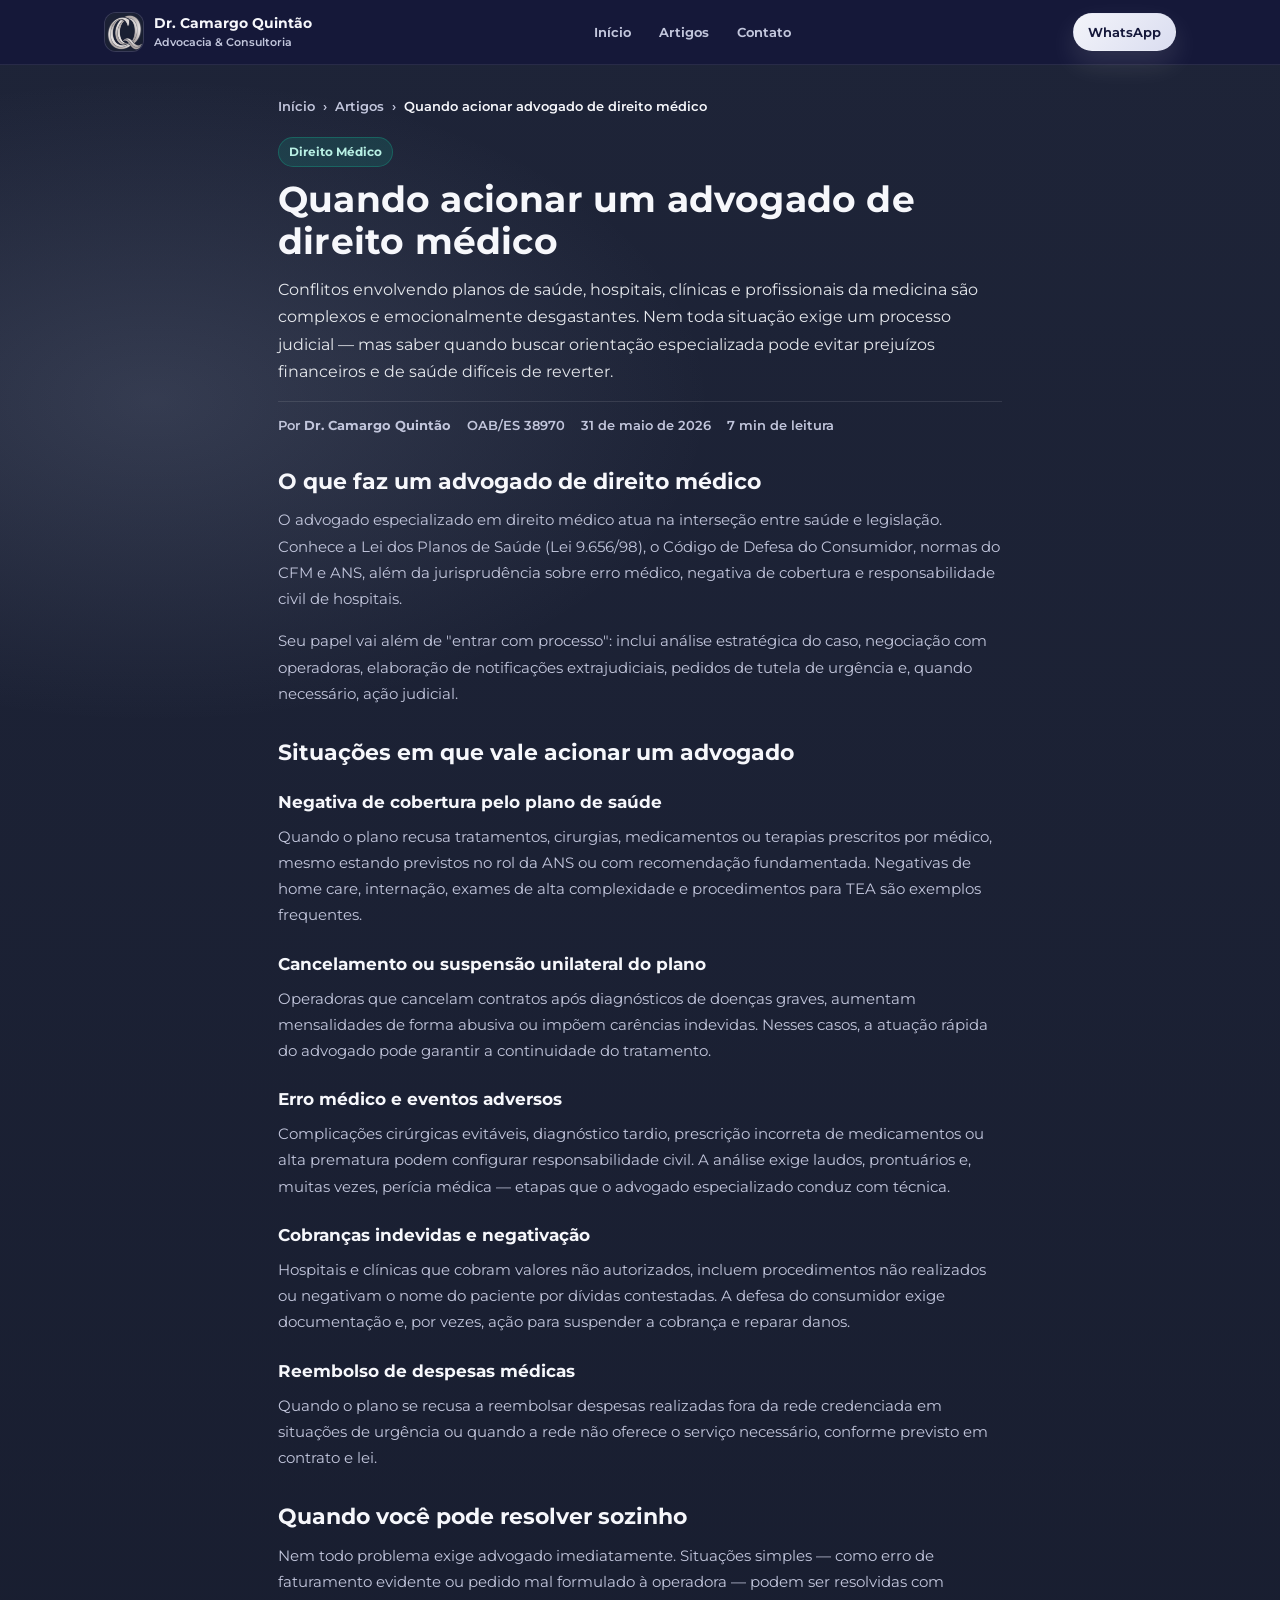
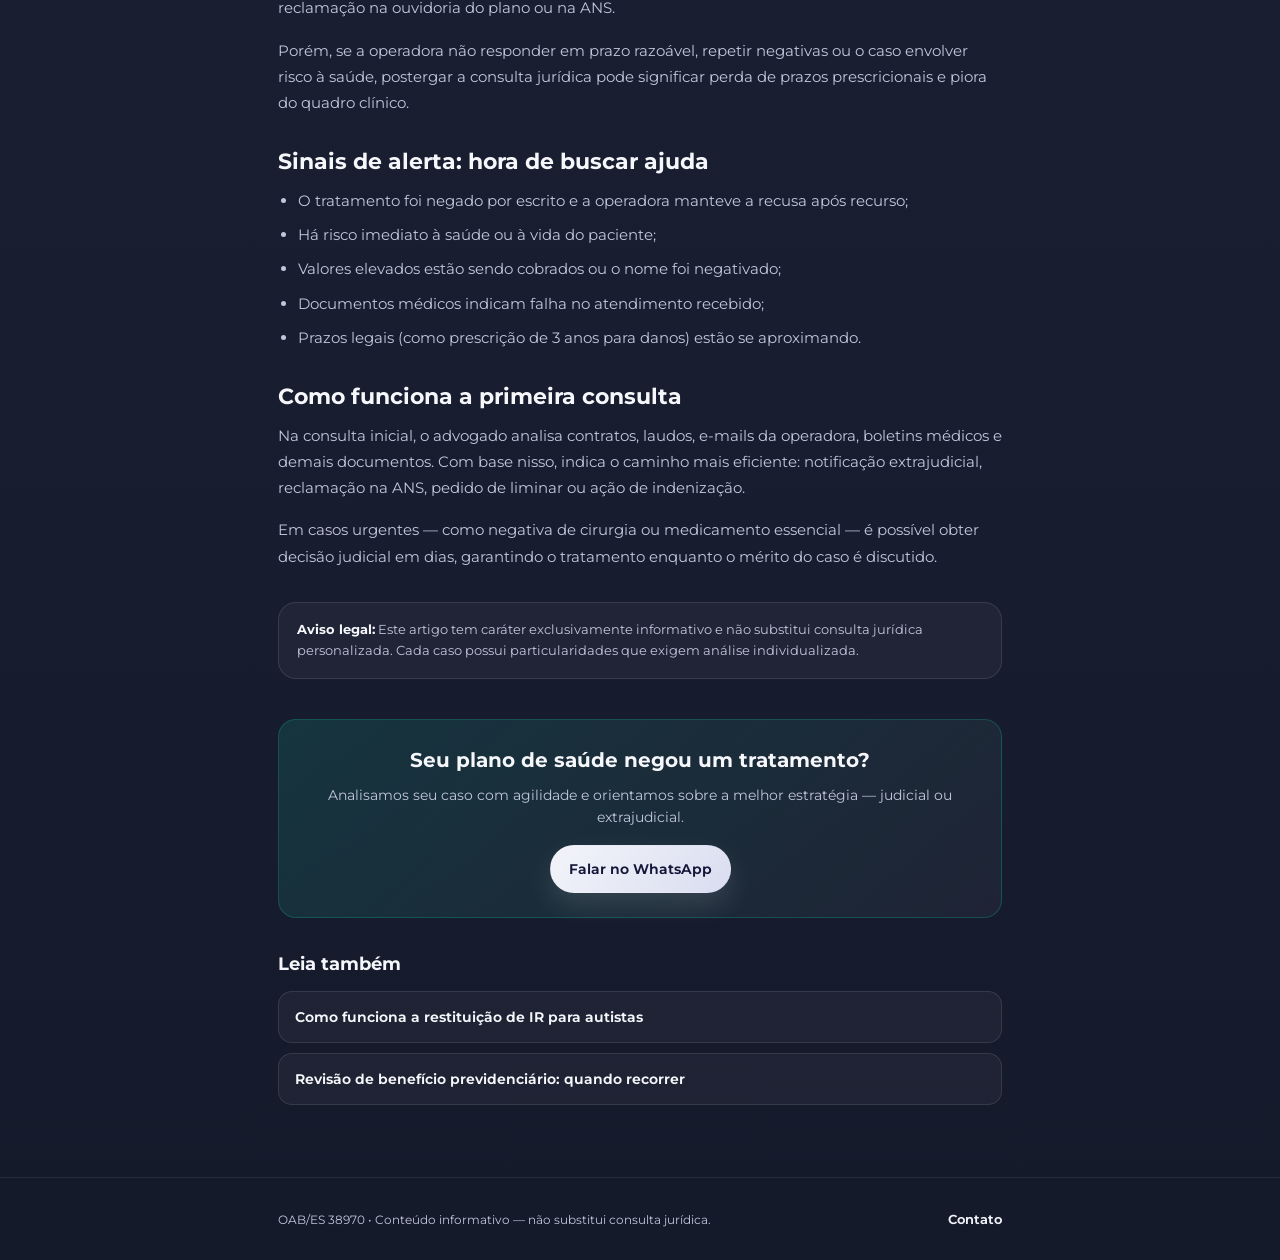
<file: artigos/quando-acionar-advogado-direito-medico.html>
<!DOCTYPE html>
<html lang="pt-BR">
<head>
  <meta charset="UTF-8" />
  <meta name="viewport" content="width=device-width, initial-scale=1, viewport-fit=cover" />
  <meta name="description" content="Descubra quando acionar um advogado de direito médico: negativa de plano de saúde, erro médico, cobranças indevidas e outros casos. Orientação do Dr. Camargo Quintão em Vitória (ES)." />
  <meta name="robots" content="index, follow" />
  <meta name="author" content="Dr. Camargo Quintão" />
  <meta property="og:type" content="article" />
  <meta property="og:title" content="Quando acionar um advogado de direito médico | Dr. Camargo Quintão" />
  <meta property="og:description" content="Saiba em quais situações a assessoria de um advogado especializado em direito médico faz diferença no resultado do seu caso." />
  <meta property="og:locale" content="pt_BR" />
  <title>Quando acionar um advogado de direito médico | Dr. Camargo Quintão</title>
  <link rel="preconnect" href="https://fonts.googleapis.com" />
  <link rel="preconnect" href="https://fonts.gstatic.com" crossorigin />
  <link href="https://fonts.googleapis.com/css2?family=Montserrat:wght@400;500;600;700&display=swap" rel="stylesheet" />
  <link rel="stylesheet" href="artigo.css" />
  <script type="application/ld+json">
  {
    "@context": "https://schema.org",
    "@type": "Article",
    "headline": "Quando acionar um advogado de direito médico",
    "description": "Guia sobre situações em que a orientação de um advogado especializado em direito médico é recomendada.",
    "author": {
      "@type": "Person",
      "name": "Dr. Camargo Quintão",
      "jobTitle": "Advogado"
    },
    "publisher": {
      "@type": "Organization",
      "name": "Camargo Quintão Advocacia & Consultoria"
    },
    "datePublished": "2026-05-31",
    "dateModified": "2026-05-31",
    "inLanguage": "pt-BR",
    "articleSection": "Direito Médico"
  }
  </script>
</head>
<body>
  <a class="skip-link" href="#conteudo">Pular para o conteúdo</a>

  <header class="header" aria-label="Topo do site">
    <div class="container header-inner">
      <a class="brand" href="../index.html" aria-label="Ir para o início">
        <span class="brand-mark" aria-hidden="true">
          <img src="../assets/ogo-monograma.png" alt="Monograma CQ - Camargo Quintão" />
        </span>
        <span class="brand-title">
          <strong>Dr. Camargo Quintão</strong>
          <span>Advocacia & Consultoria</span>
        </span>
      </a>
      <nav class="nav" aria-label="Menu principal">
        <a href="../index.html#inicio">Início</a>
        <a href="../index.html#artigos">Artigos</a>
        <a href="../index.html#contato">Contato</a>
      </nav>
      <a class="btn btn-primary btn-sm" href="https://wa.me/5527981153181" target="_blank" rel="noopener">WhatsApp</a>
    </div>
  </header>

  <main id="conteudo" class="article-main">
    <div class="container">
      <nav class="breadcrumb" aria-label="Navegação">
        <a href="../index.html">Início</a>
        <span aria-hidden="true">›</span>
        <a href="../index.html#artigos">Artigos</a>
        <span aria-hidden="true">›</span>
        <span>Quando acionar advogado de direito médico</span>
      </nav>

      <article class="article">
        <header class="article-header">
          <span class="blog-tag">Direito Médico</span>
          <h1>Quando acionar um advogado de direito médico</h1>
          <p class="article-lead">
            Conflitos envolvendo planos de saúde, hospitais, clínicas e profissionais da medicina são complexos e emocionalmente desgastantes. Nem toda situação exige um processo judicial — mas saber quando buscar orientação especializada pode evitar prejuízos financeiros e de saúde difíceis de reverter.
          </p>
          <div class="article-meta">
            <span>Por <strong>Dr. Camargo Quintão</strong></span>
            <span>OAB/ES 38970</span>
            <time datetime="2026-05-31">31 de maio de 2026</time>
            <span>7 min de leitura</span>
          </div>
        </header>

        <div class="article-body">
          <h2>O que faz um advogado de direito médico</h2>
          <p>
            O advogado especializado em direito médico atua na interseção entre saúde e legislação. Conhece a Lei dos Planos de Saúde (Lei 9.656/98), o Código de Defesa do Consumidor, normas do CFM e ANS, além da jurisprudência sobre erro médico, negativa de cobertura e responsabilidade civil de hospitais.
          </p>
          <p>
            Seu papel vai além de "entrar com processo": inclui análise estratégica do caso, negociação com operadoras, elaboração de notificações extrajudiciais, pedidos de tutela de urgência e, quando necessário, ação judicial.
          </p>

          <h2>Situações em que vale acionar um advogado</h2>

          <h3>Negativa de cobertura pelo plano de saúde</h3>
          <p>
            Quando o plano recusa tratamentos, cirurgias, medicamentos ou terapias prescritos por médico, mesmo estando previstos no rol da ANS ou com recomendação fundamentada. Negativas de home care, internação, exames de alta complexidade e procedimentos para TEA são exemplos frequentes.
          </p>

          <h3>Cancelamento ou suspensão unilateral do plano</h3>
          <p>
            Operadoras que cancelam contratos após diagnósticos de doenças graves, aumentam mensalidades de forma abusiva ou impõem carências indevidas. Nesses casos, a atuação rápida do advogado pode garantir a continuidade do tratamento.
          </p>

          <h3>Erro médico e eventos adversos</h3>
          <p>
            Complicações cirúrgicas evitáveis, diagnóstico tardio, prescrição incorreta de medicamentos ou alta prematura podem configurar responsabilidade civil. A análise exige laudos, prontuários e, muitas vezes, perícia médica — etapas que o advogado especializado conduz com técnica.
          </p>

          <h3>Cobranças indevidas e negativação</h3>
          <p>
            Hospitais e clínicas que cobram valores não autorizados, incluem procedimentos não realizados ou negativam o nome do paciente por dívidas contestadas. A defesa do consumidor exige documentação e, por vezes, ação para suspender a cobrança e reparar danos.
          </p>

          <h3>Reembolso de despesas médicas</h3>
          <p>
            Quando o plano se recusa a reembolsar despesas realizadas fora da rede credenciada em situações de urgência ou quando a rede não oferece o serviço necessário, conforme previsto em contrato e lei.
          </p>

          <h2>Quando você pode resolver sozinho</h2>
          <p>
            Nem todo problema exige advogado imediatamente. Situações simples — como erro de faturamento evidente ou pedido mal formulado à operadora — podem ser resolvidas com reclamação na ouvidoria do plano ou na ANS.
          </p>
          <p>
            Porém, se a operadora não responder em prazo razoável, repetir negativas ou o caso envolver risco à saúde, postergar a consulta jurídica pode significar perda de prazos prescricionais e piora do quadro clínico.
          </p>

          <h2>Sinais de alerta: hora de buscar ajuda</h2>
          <ul>
            <li>O tratamento foi negado por escrito e a operadora manteve a recusa após recurso;</li>
            <li>Há risco imediato à saúde ou à vida do paciente;</li>
            <li>Valores elevados estão sendo cobrados ou o nome foi negativado;</li>
            <li>Documentos médicos indicam falha no atendimento recebido;</li>
            <li>Prazos legais (como prescrição de 3 anos para danos) estão se aproximando.</li>
          </ul>

          <h2>Como funciona a primeira consulta</h2>
          <p>
            Na consulta inicial, o advogado analisa contratos, laudos, e-mails da operadora, boletins médicos e demais documentos. Com base nisso, indica o caminho mais eficiente: notificação extrajudicial, reclamação na ANS, pedido de liminar ou ação de indenização.
          </p>
          <p>
            Em casos urgentes — como negativa de cirurgia ou medicamento essencial — é possível obter decisão judicial em dias, garantindo o tratamento enquanto o mérito do caso é discutido.
          </p>

          <aside class="article-disclaimer">
            <strong>Aviso legal:</strong> Este artigo tem caráter exclusivamente informativo e não substitui consulta jurídica personalizada. Cada caso possui particularidades que exigem análise individualizada.
          </aside>
        </div>

        <footer class="article-footer">
          <div class="cta-box">
            <h2>Seu plano de saúde negou um tratamento?</h2>
            <p>Analisamos seu caso com agilidade e orientamos sobre a melhor estratégia — judicial ou extrajudicial.</p>
            <a class="btn btn-primary" href="https://wa.me/5527981153181?text=Ol%C3%A1%2C%20Dr.%20Camargo%20Quint%C3%A3o.%20Li%20o%20artigo%20sobre%20quando%20acionar%20advogado%20de%20direito%20m%C3%A9dico%20e%20preciso%20de%20orienta%C3%A7%C3%A3o." target="_blank" rel="noopener">Falar no WhatsApp</a>
          </div>

          <section class="related" aria-label="Artigos relacionados">
            <h2>Leia também</h2>
            <ul>
              <li><a href="restituicao-ir-autistas.html">Como funciona a restituição de IR para autistas</a></li>
              <li><a href="revisao-beneficio-previdenciario.html">Revisão de benefício previdenciário: quando recorrer</a></li>
            </ul>
          </section>
        </footer>
      </article>
    </div>
  </main>

  <footer class="footer" aria-label="Rodapé">
    <div class="container footer-grid">
      <div>
        <p class="legal">OAB/ES 38970 • Conteúdo informativo — não substitui consulta jurídica.</p>
      </div>
      <div>
        <a href="../index.html#contato">Contato</a>
      </div>
    </div>
  </footer>
  <script src="../assets/whatsapp.js"></script>
</body>
</html>
</file>
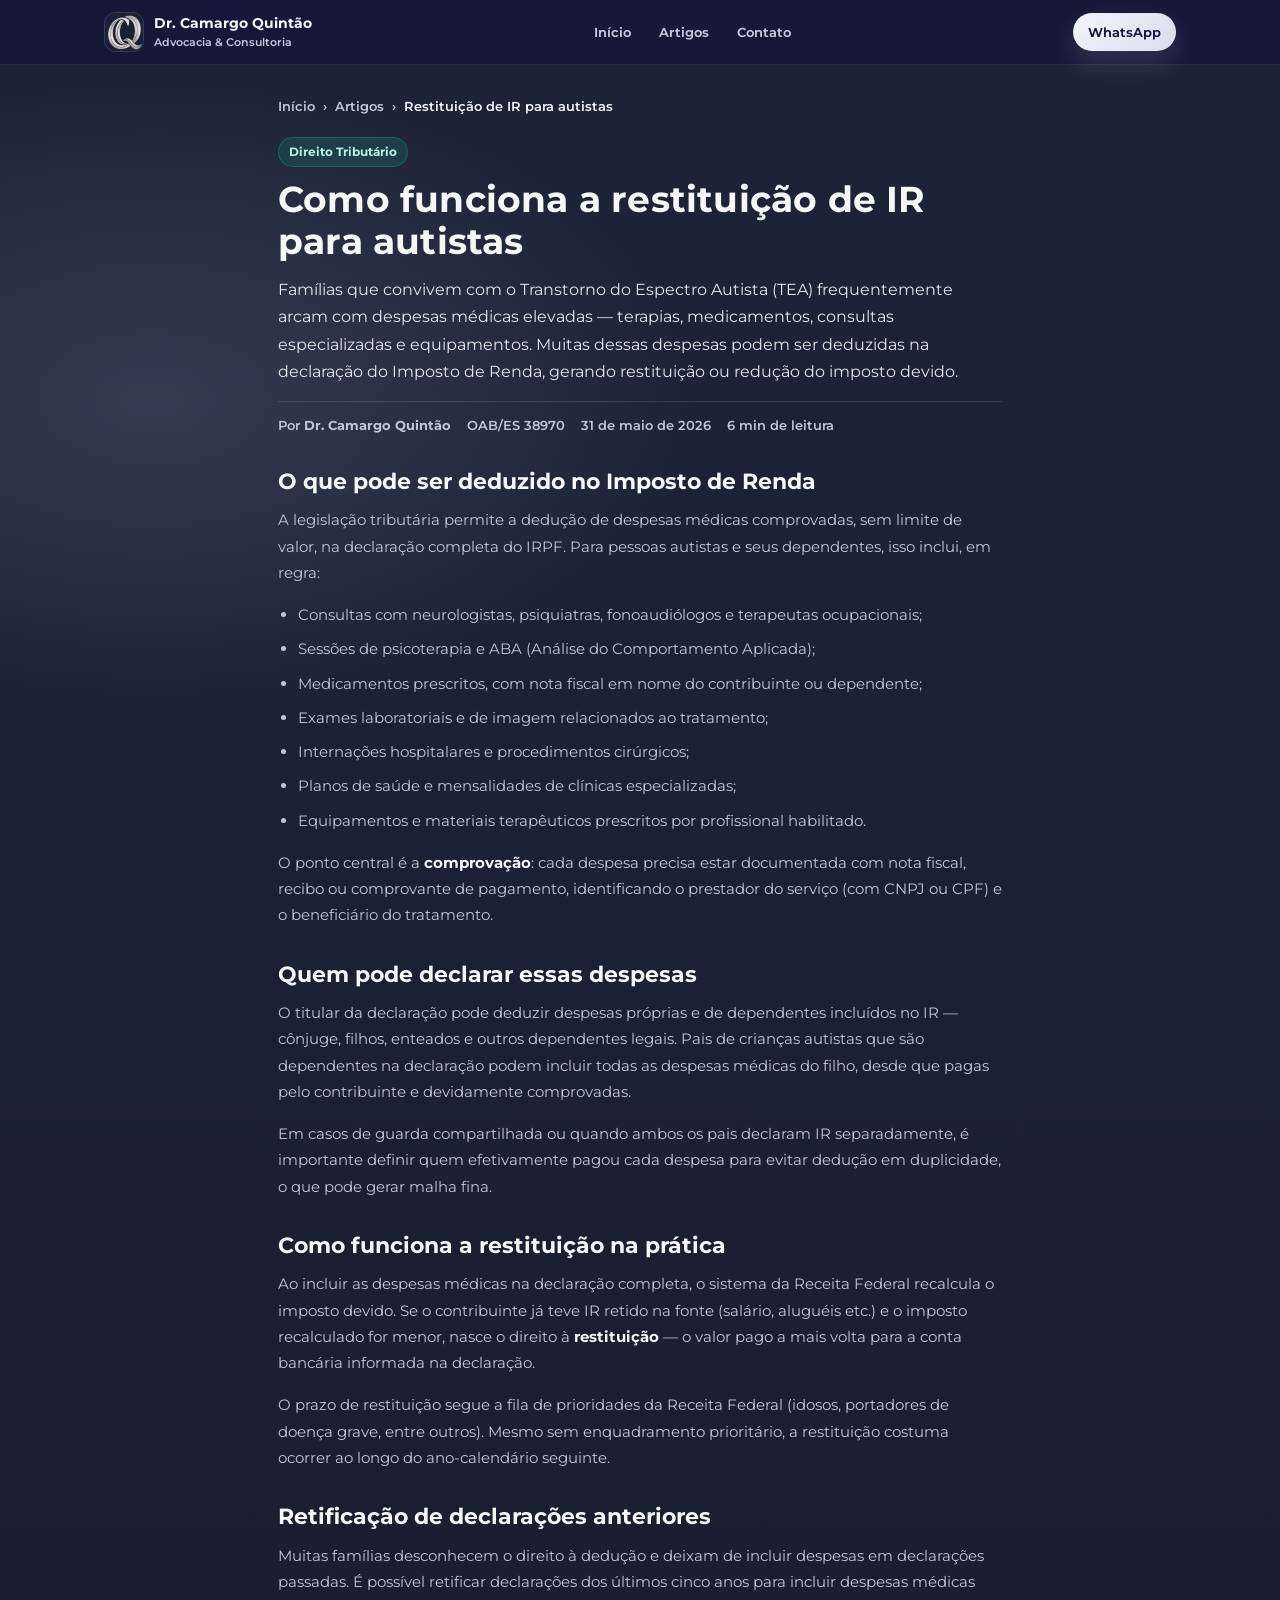
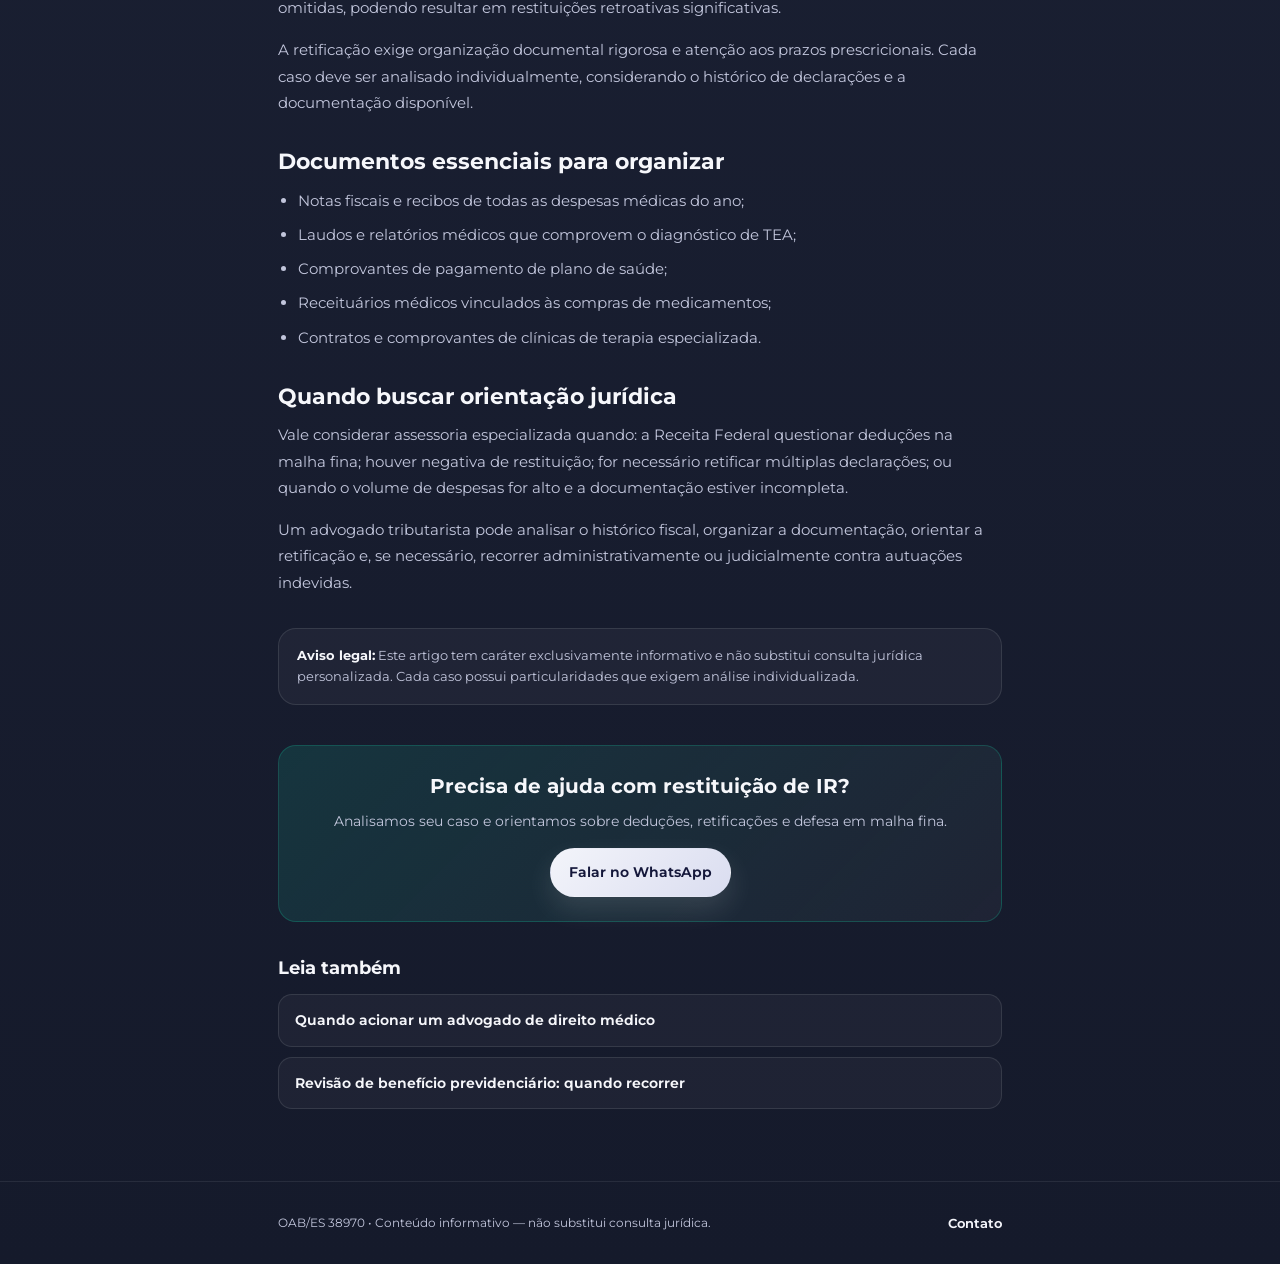
<file: artigos/restituicao-ir-autistas.html>
<!DOCTYPE html>
<html lang="pt-BR">
<head>
  <meta charset="UTF-8" />
  <meta name="viewport" content="width=device-width, initial-scale=1, viewport-fit=cover" />
  <meta name="description" content="Saiba como funciona a restituição de Imposto de Renda para pessoas autistas e seus responsáveis: dedução de despesas médicas, documentos necessários e quando buscar ajuda jurídica. Por Dr. Camargo Quintão, advogado em Vitória (ES)." />
  <meta name="robots" content="index, follow" />
  <meta name="author" content="Dr. Camargo Quintão" />
  <meta property="og:type" content="article" />
  <meta property="og:title" content="Como funciona a restituição de IR para autistas | Dr. Camargo Quintão" />
  <meta property="og:description" content="Guia completo sobre dedução de despesas médicas no IR para pessoas com TEA e como recuperar valores pagos indevidamente." />
  <meta property="og:locale" content="pt_BR" />
  <title>Como funciona a restituição de IR para autistas | Dr. Camargo Quintão</title>
  <link rel="preconnect" href="https://fonts.googleapis.com" />
  <link rel="preconnect" href="https://fonts.gstatic.com" crossorigin />
  <link href="https://fonts.googleapis.com/css2?family=Montserrat:wght@400;500;600;700&display=swap" rel="stylesheet" />
  <link rel="stylesheet" href="artigo.css" />
  <script type="application/ld+json">
  {
    "@context": "https://schema.org",
    "@type": "Article",
    "headline": "Como funciona a restituição de IR para autistas",
    "description": "Guia sobre dedução de despesas médicas no Imposto de Renda para pessoas com Transtorno do Espectro Autista e seus responsáveis.",
    "author": {
      "@type": "Person",
      "name": "Dr. Camargo Quintão",
      "jobTitle": "Advogado"
    },
    "publisher": {
      "@type": "Organization",
      "name": "Camargo Quintão Advocacia & Consultoria"
    },
    "datePublished": "2026-05-31",
    "dateModified": "2026-05-31",
    "inLanguage": "pt-BR",
    "articleSection": "Direito Tributário"
  }
  </script>
</head>
<body>
  <a class="skip-link" href="#conteudo">Pular para o conteúdo</a>

  <header class="header" aria-label="Topo do site">
    <div class="container header-inner">
      <a class="brand" href="../index.html" aria-label="Ir para o início">
        <span class="brand-mark" aria-hidden="true">
          <img src="../assets/ogo-monograma.png" alt="Monograma CQ - Camargo Quintão" />
        </span>
        <span class="brand-title">
          <strong>Dr. Camargo Quintão</strong>
          <span>Advocacia & Consultoria</span>
        </span>
      </a>
      <nav class="nav" aria-label="Menu principal">
        <a href="../index.html#inicio">Início</a>
        <a href="../index.html#artigos">Artigos</a>
        <a href="../index.html#contato">Contato</a>
      </nav>
      <a class="btn btn-primary btn-sm" href="https://wa.me/5527981153181" target="_blank" rel="noopener">WhatsApp</a>
    </div>
  </header>

  <main id="conteudo" class="article-main">
    <div class="container">
      <nav class="breadcrumb" aria-label="Navegação">
        <a href="../index.html">Início</a>
        <span aria-hidden="true">›</span>
        <a href="../index.html#artigos">Artigos</a>
        <span aria-hidden="true">›</span>
        <span>Restituição de IR para autistas</span>
      </nav>

      <article class="article">
        <header class="article-header">
          <span class="blog-tag">Direito Tributário</span>
          <h1>Como funciona a restituição de IR para autistas</h1>
          <p class="article-lead">
            Famílias que convivem com o Transtorno do Espectro Autista (TEA) frequentemente arcam com despesas médicas elevadas — terapias, medicamentos, consultas especializadas e equipamentos. Muitas dessas despesas podem ser deduzidas na declaração do Imposto de Renda, gerando restituição ou redução do imposto devido.
          </p>
          <div class="article-meta">
            <span>Por <strong>Dr. Camargo Quintão</strong></span>
            <span>OAB/ES 38970</span>
            <time datetime="2026-05-31">31 de maio de 2026</time>
            <span>6 min de leitura</span>
          </div>
        </header>

        <div class="article-body">
          <h2>O que pode ser deduzido no Imposto de Renda</h2>
          <p>
            A legislação tributária permite a dedução de despesas médicas comprovadas, sem limite de valor, na declaração completa do IRPF. Para pessoas autistas e seus dependentes, isso inclui, em regra:
          </p>
          <ul>
            <li>Consultas com neurologistas, psiquiatras, fonoaudiólogos e terapeutas ocupacionais;</li>
            <li>Sessões de psicoterapia e ABA (Análise do Comportamento Aplicada);</li>
            <li>Medicamentos prescritos, com nota fiscal em nome do contribuinte ou dependente;</li>
            <li>Exames laboratoriais e de imagem relacionados ao tratamento;</li>
            <li>Internações hospitalares e procedimentos cirúrgicos;</li>
            <li>Planos de saúde e mensalidades de clínicas especializadas;</li>
            <li>Equipamentos e materiais terapêuticos prescritos por profissional habilitado.</li>
          </ul>
          <p>
            O ponto central é a <strong>comprovação</strong>: cada despesa precisa estar documentada com nota fiscal, recibo ou comprovante de pagamento, identificando o prestador do serviço (com CNPJ ou CPF) e o beneficiário do tratamento.
          </p>

          <h2>Quem pode declarar essas despesas</h2>
          <p>
            O titular da declaração pode deduzir despesas próprias e de dependentes incluídos no IR — cônjuge, filhos, enteados e outros dependentes legais. Pais de crianças autistas que são dependentes na declaração podem incluir todas as despesas médicas do filho, desde que pagas pelo contribuinte e devidamente comprovadas.
          </p>
          <p>
            Em casos de guarda compartilhada ou quando ambos os pais declaram IR separadamente, é importante definir quem efetivamente pagou cada despesa para evitar dedução em duplicidade, o que pode gerar malha fina.
          </p>

          <h2>Como funciona a restituição na prática</h2>
          <p>
            Ao incluir as despesas médicas na declaração completa, o sistema da Receita Federal recalcula o imposto devido. Se o contribuinte já teve IR retido na fonte (salário, aluguéis etc.) e o imposto recalculado for menor, nasce o direito à <strong>restituição</strong> — o valor pago a mais volta para a conta bancária informada na declaração.
          </p>
          <p>
            O prazo de restituição segue a fila de prioridades da Receita Federal (idosos, portadores de doença grave, entre outros). Mesmo sem enquadramento prioritário, a restituição costuma ocorrer ao longo do ano-calendário seguinte.
          </p>

          <h2>Retificação de declarações anteriores</h2>
          <p>
            Muitas famílias desconhecem o direito à dedução e deixam de incluir despesas em declarações passadas. É possível retificar declarações dos últimos cinco anos para incluir despesas médicas omitidas, podendo resultar em restituições retroativas significativas.
          </p>
          <p>
            A retificação exige organização documental rigorosa e atenção aos prazos prescricionais. Cada caso deve ser analisado individualmente, considerando o histórico de declarações e a documentação disponível.
          </p>

          <h2>Documentos essenciais para organizar</h2>
          <ul>
            <li>Notas fiscais e recibos de todas as despesas médicas do ano;</li>
            <li>Laudos e relatórios médicos que comprovem o diagnóstico de TEA;</li>
            <li>Comprovantes de pagamento de plano de saúde;</li>
            <li>Receituários médicos vinculados às compras de medicamentos;</li>
            <li>Contratos e comprovantes de clínicas de terapia especializada.</li>
          </ul>

          <h2>Quando buscar orientação jurídica</h2>
          <p>
            Vale considerar assessoria especializada quando: a Receita Federal questionar deduções na malha fina; houver negativa de restituição; for necessário retificar múltiplas declarações; ou quando o volume de despesas for alto e a documentação estiver incompleta.
          </p>
          <p>
            Um advogado tributarista pode analisar o histórico fiscal, organizar a documentação, orientar a retificação e, se necessário, recorrer administrativamente ou judicialmente contra autuações indevidas.
          </p>

          <aside class="article-disclaimer">
            <strong>Aviso legal:</strong> Este artigo tem caráter exclusivamente informativo e não substitui consulta jurídica personalizada. Cada caso possui particularidades que exigem análise individualizada.
          </aside>
        </div>

        <footer class="article-footer">
          <div class="cta-box">
            <h2>Precisa de ajuda com restituição de IR?</h2>
            <p>Analisamos seu caso e orientamos sobre deduções, retificações e defesa em malha fina.</p>
            <a class="btn btn-primary" href="https://wa.me/5527981153181?text=Ol%C3%A1%2C%20Dr.%20Camargo%20Quint%C3%A3o.%20Li%20o%20artigo%20sobre%20restitui%C3%A7%C3%A3o%20de%20IR%20para%20autistas%20e%20gostaria%20de%20orienta%C3%A7%C3%A3o." target="_blank" rel="noopener">Falar no WhatsApp</a>
          </div>

          <section class="related" aria-label="Artigos relacionados">
            <h2>Leia também</h2>
            <ul>
              <li><a href="quando-acionar-advogado-direito-medico.html">Quando acionar um advogado de direito médico</a></li>
              <li><a href="revisao-beneficio-previdenciario.html">Revisão de benefício previdenciário: quando recorrer</a></li>
            </ul>
          </section>
        </footer>
      </article>
    </div>
  </main>

  <footer class="footer" aria-label="Rodapé">
    <div class="container footer-grid">
      <div>
        <p class="legal">OAB/ES 38970 • Conteúdo informativo — não substitui consulta jurídica.</p>
      </div>
      <div>
        <a href="../index.html#contato">Contato</a>
      </div>
    </div>
  </footer>
  <script src="../assets/whatsapp.js"></script>
</body>
</html>
</file>
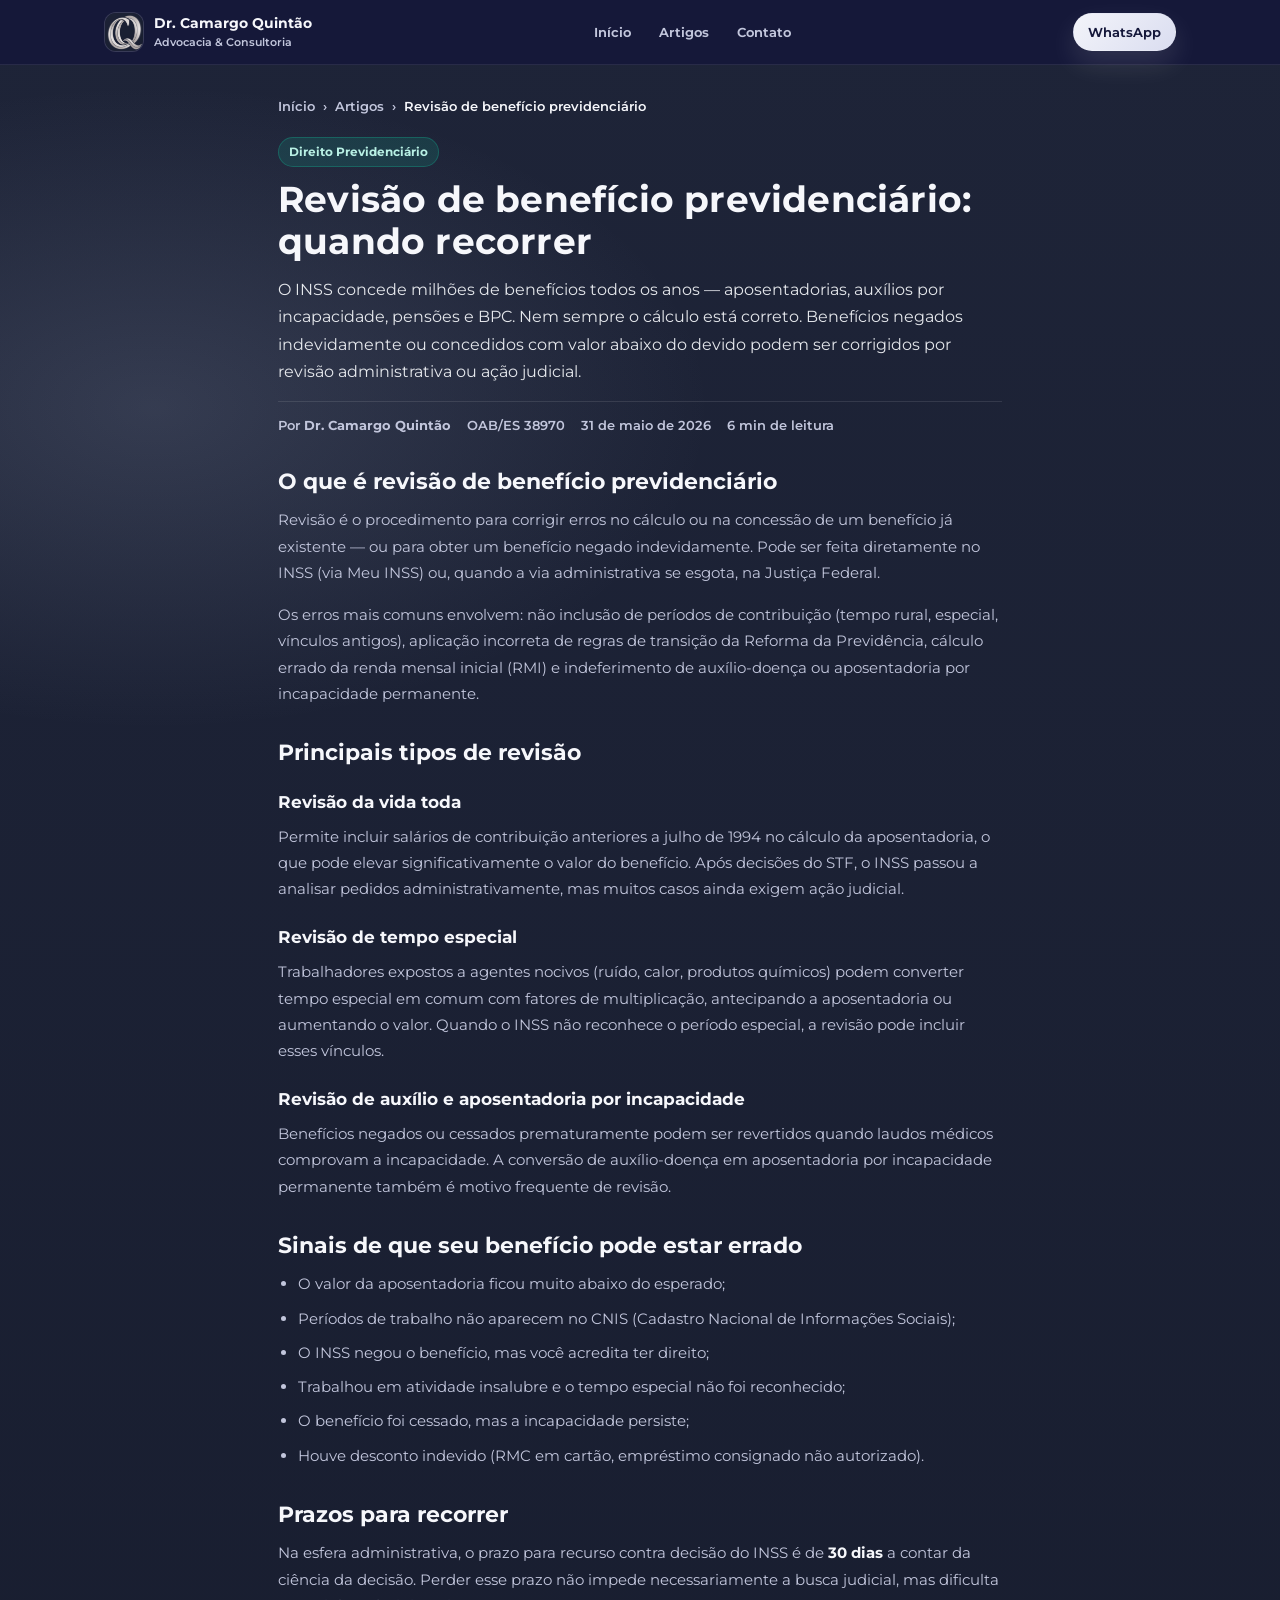
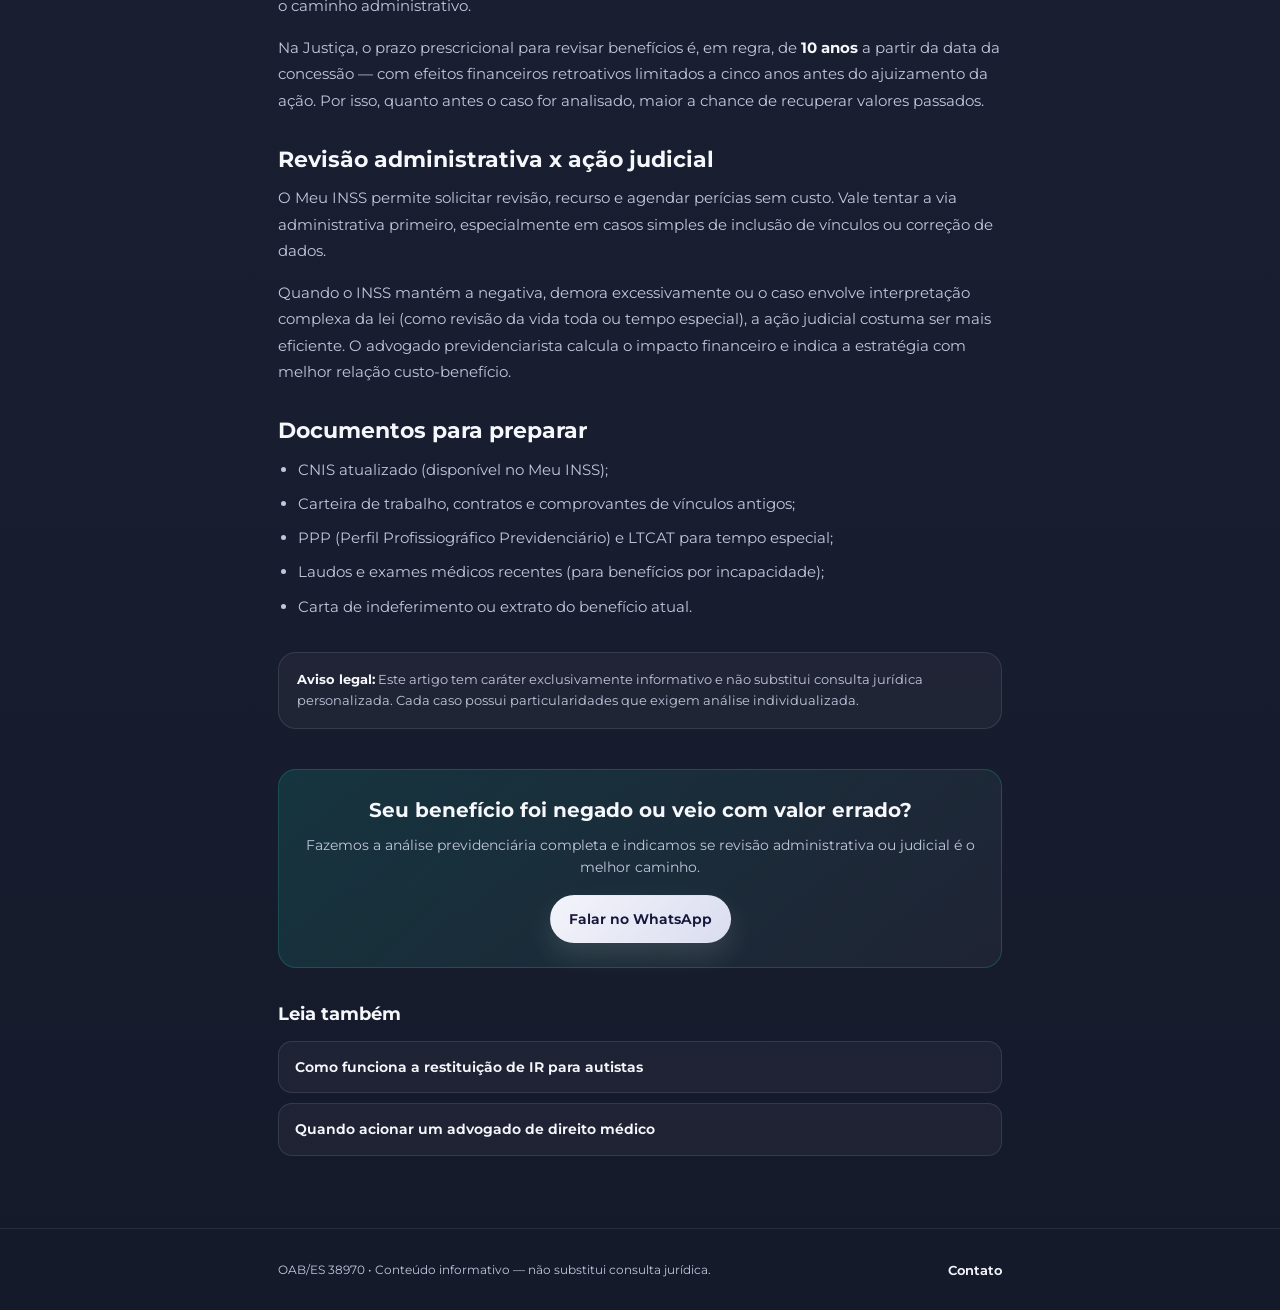
<file: artigos/revisao-beneficio-previdenciario.html>
<!DOCTYPE html>
<html lang="pt-BR">
<head>
  <meta charset="UTF-8" />
  <meta name="viewport" content="width=device-width, initial-scale=1, viewport-fit=cover" />
  <meta name="description" content="Saiba quando vale a pena pedir revisão de benefício previdenciário no INSS: aposentadoria com valor errado, benefício negado e prazos para recurso. Por Dr. Camargo Quintão, advogado previdenciarista." />
  <meta name="robots" content="index, follow" />
  <meta name="author" content="Dr. Camargo Quintão" />
  <meta property="og:type" content="article" />
  <meta property="og:title" content="Revisão de benefício previdenciário: quando recorrer | Dr. Camargo Quintão" />
  <meta property="og:description" content="Entenda os sinais de que seu benefício previdenciário pode estar incorreto e como recorrer administrativa ou judicialmente." />
  <meta property="og:locale" content="pt_BR" />
  <title>Revisão de benefício previdenciário: quando recorrer | Dr. Camargo Quintão</title>
  <link rel="preconnect" href="https://fonts.googleapis.com" />
  <link rel="preconnect" href="https://fonts.gstatic.com" crossorigin />
  <link href="https://fonts.googleapis.com/css2?family=Montserrat:wght@400;500;600;700&display=swap" rel="stylesheet" />
  <link rel="stylesheet" href="artigo.css" />
  <script type="application/ld+json">
  {
    "@context": "https://schema.org",
    "@type": "Article",
    "headline": "Revisão de benefício previdenciário: quando recorrer",
    "description": "Guia sobre quando solicitar revisão de aposentadoria ou benefício por incapacidade negado ou calculado incorretamente pelo INSS.",
    "author": {
      "@type": "Person",
      "name": "Dr. Camargo Quintão",
      "jobTitle": "Advogado"
    },
    "publisher": {
      "@type": "Organization",
      "name": "Camargo Quintão Advocacia & Consultoria"
    },
    "datePublished": "2026-05-31",
    "dateModified": "2026-05-31",
    "inLanguage": "pt-BR",
    "articleSection": "Direito Previdenciário"
  }
  </script>
</head>
<body>
  <a class="skip-link" href="#conteudo">Pular para o conteúdo</a>

  <header class="header" aria-label="Topo do site">
    <div class="container header-inner">
      <a class="brand" href="../index.html" aria-label="Ir para o início">
        <span class="brand-mark" aria-hidden="true">
          <img src="../assets/ogo-monograma.png" alt="Monograma CQ - Camargo Quintão" />
        </span>
        <span class="brand-title">
          <strong>Dr. Camargo Quintão</strong>
          <span>Advocacia & Consultoria</span>
        </span>
      </a>
      <nav class="nav" aria-label="Menu principal">
        <a href="../index.html#inicio">Início</a>
        <a href="../index.html#artigos">Artigos</a>
        <a href="../index.html#contato">Contato</a>
      </nav>
      <a class="btn btn-primary btn-sm" href="https://wa.me/5527981153181" target="_blank" rel="noopener">WhatsApp</a>
    </div>
  </header>

  <main id="conteudo" class="article-main">
    <div class="container">
      <nav class="breadcrumb" aria-label="Navegação">
        <a href="../index.html">Início</a>
        <span aria-hidden="true">›</span>
        <a href="../index.html#artigos">Artigos</a>
        <span aria-hidden="true">›</span>
        <span>Revisão de benefício previdenciário</span>
      </nav>

      <article class="article">
        <header class="article-header">
          <span class="blog-tag">Direito Previdenciário</span>
          <h1>Revisão de benefício previdenciário: quando recorrer</h1>
          <p class="article-lead">
            O INSS concede milhões de benefícios todos os anos — aposentadorias, auxílios por incapacidade, pensões e BPC. Nem sempre o cálculo está correto. Benefícios negados indevidamente ou concedidos com valor abaixo do devido podem ser corrigidos por revisão administrativa ou ação judicial.
          </p>
          <div class="article-meta">
            <span>Por <strong>Dr. Camargo Quintão</strong></span>
            <span>OAB/ES 38970</span>
            <time datetime="2026-05-31">31 de maio de 2026</time>
            <span>6 min de leitura</span>
          </div>
        </header>

        <div class="article-body">
          <h2>O que é revisão de benefício previdenciário</h2>
          <p>
            Revisão é o procedimento para corrigir erros no cálculo ou na concessão de um benefício já existente — ou para obter um benefício negado indevidamente. Pode ser feita diretamente no INSS (via Meu INSS) ou, quando a via administrativa se esgota, na Justiça Federal.
          </p>
          <p>
            Os erros mais comuns envolvem: não inclusão de períodos de contribuição (tempo rural, especial, vínculos antigos), aplicação incorreta de regras de transição da Reforma da Previdência, cálculo errado da renda mensal inicial (RMI) e indeferimento de auxílio-doença ou aposentadoria por incapacidade permanente.
          </p>

          <h2>Principais tipos de revisão</h2>

          <h3>Revisão da vida toda</h3>
          <p>
            Permite incluir salários de contribuição anteriores a julho de 1994 no cálculo da aposentadoria, o que pode elevar significativamente o valor do benefício. Após decisões do STF, o INSS passou a analisar pedidos administrativamente, mas muitos casos ainda exigem ação judicial.
          </p>

          <h3>Revisão de tempo especial</h3>
          <p>
            Trabalhadores expostos a agentes nocivos (ruído, calor, produtos químicos) podem converter tempo especial em comum com fatores de multiplicação, antecipando a aposentadoria ou aumentando o valor. Quando o INSS não reconhece o período especial, a revisão pode incluir esses vínculos.
          </p>

          <h3>Revisão de auxílio e aposentadoria por incapacidade</h3>
          <p>
            Benefícios negados ou cessados prematuramente podem ser revertidos quando laudos médicos comprovam a incapacidade. A conversão de auxílio-doença em aposentadoria por incapacidade permanente também é motivo frequente de revisão.
          </p>

          <h2>Sinais de que seu benefício pode estar errado</h2>
          <ul>
            <li>O valor da aposentadoria ficou muito abaixo do esperado;</li>
            <li>Períodos de trabalho não aparecem no CNIS (Cadastro Nacional de Informações Sociais);</li>
            <li>O INSS negou o benefício, mas você acredita ter direito;</li>
            <li>Trabalhou em atividade insalubre e o tempo especial não foi reconhecido;</li>
            <li>O benefício foi cessado, mas a incapacidade persiste;</li>
            <li>Houve desconto indevido (RMC em cartão, empréstimo consignado não autorizado).</li>
          </ul>

          <h2>Prazos para recorrer</h2>
          <p>
            Na esfera administrativa, o prazo para recurso contra decisão do INSS é de <strong>30 dias</strong> a contar da ciência da decisão. Perder esse prazo não impede necessariamente a busca judicial, mas dificulta o caminho administrativo.
          </p>
          <p>
            Na Justiça, o prazo prescricional para revisar benefícios é, em regra, de <strong>10 anos</strong> a partir da data da concessão — com efeitos financeiros retroativos limitados a cinco anos antes do ajuizamento da ação. Por isso, quanto antes o caso for analisado, maior a chance de recuperar valores passados.
          </p>

          <h2>Revisão administrativa x ação judicial</h2>
          <p>
            O Meu INSS permite solicitar revisão, recurso e agendar perícias sem custo. Vale tentar a via administrativa primeiro, especialmente em casos simples de inclusão de vínculos ou correção de dados.
          </p>
          <p>
            Quando o INSS mantém a negativa, demora excessivamente ou o caso envolve interpretação complexa da lei (como revisão da vida toda ou tempo especial), a ação judicial costuma ser mais eficiente. O advogado previdenciarista calcula o impacto financeiro e indica a estratégia com melhor relação custo-benefício.
          </p>

          <h2>Documentos para preparar</h2>
          <ul>
            <li>CNIS atualizado (disponível no Meu INSS);</li>
            <li>Carteira de trabalho, contratos e comprovantes de vínculos antigos;</li>
            <li>PPP (Perfil Profissiográfico Previdenciário) e LTCAT para tempo especial;</li>
            <li>Laudos e exames médicos recentes (para benefícios por incapacidade);</li>
            <li>Carta de indeferimento ou extrato do benefício atual.</li>
          </ul>

          <aside class="article-disclaimer">
            <strong>Aviso legal:</strong> Este artigo tem caráter exclusivamente informativo e não substitui consulta jurídica personalizada. Cada caso possui particularidades que exigem análise individualizada.
          </aside>
        </div>

        <footer class="article-footer">
          <div class="cta-box">
            <h2>Seu benefício foi negado ou veio com valor errado?</h2>
            <p>Fazemos a análise previdenciária completa e indicamos se revisão administrativa ou judicial é o melhor caminho.</p>
            <a class="btn btn-primary" href="https://wa.me/5527981153181?text=Ol%C3%A1%2C%20Dr.%20Camargo%20Quint%C3%A3o.%20Li%20o%20artigo%20sobre%20revis%C3%A3o%20de%20benef%C3%ADcio%20previdenci%C3%A1rio%20e%20gostaria%20de%20orienta%C3%A7%C3%A3o." target="_blank" rel="noopener">Falar no WhatsApp</a>
          </div>

          <section class="related" aria-label="Artigos relacionados">
            <h2>Leia também</h2>
            <ul>
              <li><a href="restituicao-ir-autistas.html">Como funciona a restituição de IR para autistas</a></li>
              <li><a href="quando-acionar-advogado-direito-medico.html">Quando acionar um advogado de direito médico</a></li>
            </ul>
          </section>
        </footer>
      </article>
    </div>
  </main>

  <footer class="footer" aria-label="Rodapé">
    <div class="container footer-grid">
      <div>
        <p class="legal">OAB/ES 38970 • Conteúdo informativo — não substitui consulta jurídica.</p>
      </div>
      <div>
        <a href="../index.html#contato">Contato</a>
      </div>
    </div>
  </footer>
  <script src="../assets/whatsapp.js"></script>
</body>
</html>
</file>
<file: artigos/artigo.css>
:root{
  --bg:#1E2438;
  --surface:#242C47;
  --text:#F6F7FB;
  --muted:#C2C6DC;
  --gold:#F3F4FA;
  --gold-2:#DADDF0;
  --green:#0F7C6B;
  --green-2:#13A88D;
  --radius: 18px;
  --container: 760px;
  --ease: cubic-bezier(.2,.8,.2,1);
}

*{box-sizing:border-box}
html{scroll-behavior:smooth; -webkit-text-size-adjust:100%}
body{
  margin:0;
  font-family: "Montserrat", system-ui, -apple-system, Segoe UI, Roboto, Helvetica, Arial, sans-serif;
  color:var(--text);
  background:
    radial-gradient(900px 520px at 12% 14%, rgba(180,192,220,.16), transparent 62%),
    linear-gradient(180deg, #1E2438 0%, #151A2B 100%);
  line-height:1.6;
  -webkit-font-smoothing:antialiased;
}

a{color:inherit; text-decoration:none}
img{max-width:100%; display:block}

.container{max-width:var(--container); margin:0 auto; padding:0 18px}

.skip-link{
  position:absolute; left:-999px; top:10px;
  background:var(--gold); color:#14173A;
  padding:10px 12px; border-radius:12px; font-weight:800; z-index:100;
}
.skip-link:focus{left:10px}

.header{
  position:sticky; top:0; z-index:50;
  background:rgba(20,23,58,.85);
  backdrop-filter:blur(10px);
  border-bottom:1px solid rgba(255,255,255,.08);
  padding-left:env(safe-area-inset-left);
  padding-right:env(safe-area-inset-right);
}
.header-inner{
  display:flex; align-items:center; justify-content:space-between;
  gap:12px; height:64px; max-width:1120px; margin:0 auto; padding:0 18px;
}
.brand{display:flex; align-items:center; gap:10px; min-width:0}
.brand-mark{
  width:40px; height:40px; border-radius:12px; overflow:hidden;
  background:rgba(255,255,255,.06); border:1px solid rgba(255,255,255,.10);
  flex-shrink:0;
}
.brand-mark img{width:100%; height:100%; object-fit:cover}
.brand-title{display:flex; flex-direction:column; min-width:0}
.brand-title strong{font-size:14px; white-space:nowrap; overflow:hidden; text-overflow:ellipsis}
.brand-title span{font-size:11px; color:var(--muted); font-weight:600}

.nav{display:none; gap:4px}
.nav a{
  padding:8px 12px; border-radius:999px;
  font-size:13px; font-weight:650; color:var(--muted);
}
.nav a:hover{background:rgba(255,255,255,.05); color:var(--text)}

.btn{
  display:inline-flex; align-items:center; justify-content:center;
  border-radius:999px; padding:12px 18px; min-height:44px;
  font-weight:650; font-size:14px; border:1px solid transparent;
  cursor:pointer; transition:transform .18s var(--ease), box-shadow .18s var(--ease);
}
.btn-primary{
  background:linear-gradient(135deg, var(--gold) 0%, var(--gold-2) 100%);
  color:#14173A;
  box-shadow:0 12px 28px rgba(255,255,255,.12);
}
.btn-primary:hover{transform:translateY(-1px)}
.btn-sm{padding:8px 14px; min-height:36px; font-size:13px}

.article-main{padding:24px 0 56px; padding-top:calc(24px + env(safe-area-inset-top))}

.breadcrumb{
  display:flex; flex-wrap:wrap; align-items:center; gap:8px;
  font-size:12.5px; color:var(--muted); font-weight:600;
  margin-bottom:20px;
}
.breadcrumb a:hover{color:var(--text)}
.breadcrumb span:last-child{color:var(--text)}

.article-header{margin-bottom:28px}
.blog-tag{
  display:inline-flex; padding:5px 10px; border-radius:999px;
  background:rgba(19,168,141,.18); border:1px solid rgba(19,168,141,.35);
  color:#B8F0E4; font-size:11.5px; font-weight:700; margin-bottom:12px;
}
.article-header h1{
  margin:0 0 14px; font-size:clamp(26px, 5vw, 36px);
  line-height:1.15; letter-spacing:.2px;
}
.article-lead{
  margin:0 0 16px; font-size:16px; line-height:1.7;
  color:rgba(245,247,251,.92);
}
.article-meta{
  display:flex; flex-wrap:wrap; gap:12px 16px;
  font-size:12.5px; color:var(--muted); font-weight:600;
  padding-top:14px; border-top:1px solid rgba(255,255,255,.10);
}

.article-body h2{
  margin:32px 0 12px; font-size:22px; line-height:1.25;
}
.article-body h3{
  margin:24px 0 10px; font-size:17px; line-height:1.35;
}
.article-body p{
  margin:0 0 16px; color:var(--muted); font-size:15px; line-height:1.75;
}
.article-body ul{
  margin:0 0 16px; padding-left:20px;
  color:var(--muted); font-size:15px; line-height:1.75;
}
.article-body li{margin-bottom:8px}
.article-body strong{color:var(--text)}

.article-disclaimer{
  margin-top:32px; padding:16px 18px;
  border-radius:var(--radius);
  background:rgba(255,255,255,.04);
  border:1px solid rgba(255,255,255,.10);
  font-size:13px; color:var(--muted); line-height:1.65;
}
.article-disclaimer strong{color:var(--text)}

.article-footer{margin-top:40px}
.cta-box{
  padding:24px; border-radius:var(--radius);
  background:linear-gradient(135deg, rgba(19,168,141,.18), rgba(255,255,255,.04));
  border:1px solid rgba(19,168,141,.30);
  text-align:center;
}
.cta-box h2{margin:0 0 8px; font-size:20px}
.cta-box p{margin:0 0 16px; color:var(--muted); font-size:14px}

.related{margin-top:32px}
.related h2{font-size:18px; margin:0 0 12px}
.related ul{
  margin:0; padding:0; list-style:none;
  display:flex; flex-direction:column; gap:10px;
}
.related a{
  display:block; padding:14px 16px; border-radius:14px;
  background:rgba(255,255,255,.04); border:1px solid rgba(255,255,255,.10);
  font-size:14px; font-weight:650;
  transition:border-color .18s var(--ease), background .18s var(--ease);
}
.related a:hover{
  border-color:rgba(243,244,250,.26);
  background:rgba(255,255,255,.06);
}

.footer{
  padding:28px 0;
  padding-bottom:calc(28px + env(safe-area-inset-bottom));
  border-top:1px solid rgba(255,255,255,.08);
}
.footer-grid{
  display:flex; flex-wrap:wrap; justify-content:space-between;
  gap:16px; align-items:center;
}
.legal{margin:0; font-size:12px; color:var(--muted); line-height:1.6}
.footer a{font-size:13px; font-weight:650; color:var(--gold)}

@media (min-width:720px){
  .nav{display:flex}
  .header-inner{padding:0 24px}
  .article-main{padding:32px 0 72px}
}

@media (prefers-reduced-motion:reduce){
  *{scroll-behavior:auto !important; transition:none !important}
}
</file>
